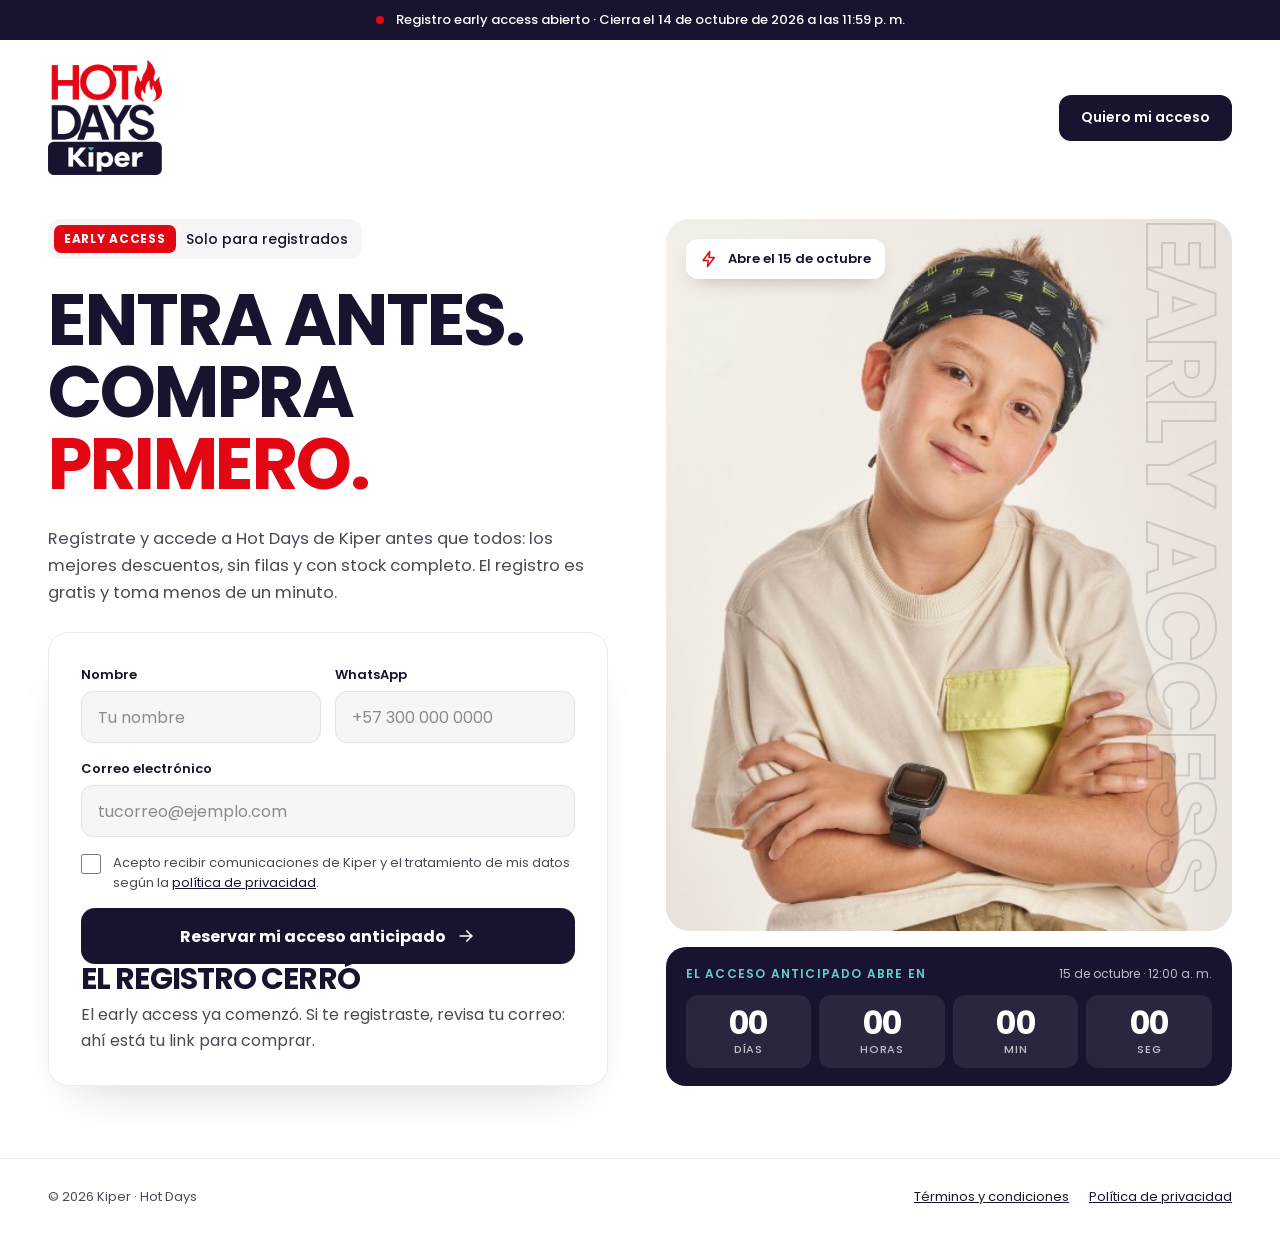
<file: index.html>
<!doctype html>
<html lang="es">
<head>
  <meta charset="utf-8">
  <meta name="viewport" content="width=device-width, initial-scale=1">
  <title>Hot Days Kiper · Registro Early Access</title>
  <meta name="description" content="Regístrate al early access de Hot Days Kiper y compra antes que todos el 15 de octubre.">
  <meta property="og:title" content="Hot Days Kiper · Early Access">
  <meta property="og:description" content="Entra antes. Compra primero. Regístrate gratis.">
  <meta property="og:image" content="assets/nino-kiper.jpg">
  <link rel="icon" type="image/png" href="assets/favicon.png">
  <link rel="preconnect" href="https://fonts.googleapis.com">
  <link rel="preconnect" href="https://fonts.gstatic.com" crossorigin>
  <link href="https://fonts.googleapis.com/css2?family=Poppins:wght@400;500;600;700;800&display=swap" rel="stylesheet">
  <link rel="stylesheet" href="styles.css">
</head>
<body>

  <div class="topbar">
    <span class="dot" aria-hidden="true"></span>
    <span>Registro early access abierto · Cierra el 14 de octubre de 2026 a las 11:59 p. m.</span>
  </div>

  <header class="wrap site-header">
    <a href="./" aria-label="Hot Days Kiper, inicio">
      <img class="logo" src="assets/hotdays-kiper.png" alt="Hot Days Kiper" width="316" height="320">
    </a>
    <a class="btn-pill" href="#registro">Quiero mi acceso</a>
  </header>

  <main class="wrap hero">
    <div class="hero-copy">
      <div class="badge"><span class="tag">EARLY ACCESS</span>Solo para registrados</div>

      <h1 class="display">Entra antes.<br>Compra <span class="hot">primero.</span></h1>

      <p class="lead">Regístrate y accede a Hot Days de Kiper antes que todos: los mejores descuentos, sin filas y con stock completo. El registro es gratis y toma menos de un minuto.</p>

      <div class="card" id="registro">
        <form class="form" id="form" novalidate>
          <div class="row">
            <div class="field">
              <label for="nombre">Nombre</label>
              <input id="nombre" name="nombre" type="text" autocomplete="name" placeholder="Tu nombre" required>
            </div>
            <div class="field">
              <label for="whatsapp">WhatsApp</label>
              <input id="whatsapp" name="whatsapp" type="tel" autocomplete="tel" inputmode="tel" placeholder="+57 300 000 0000" required>
            </div>
          </div>
          <div class="field">
            <label for="correo">Correo electrónico</label>
            <input id="correo" name="correo" type="email" autocomplete="email" placeholder="tucorreo@ejemplo.com" required>
          </div>
          <label class="consent" for="consent">
            <input id="consent" name="consent" type="checkbox" required>
            <span>Acepto recibir comunicaciones de Kiper y el tratamiento de mis datos según la <a href="#" target="_blank" rel="noopener">política de privacidad</a>.</span>
          </label>
          <!-- Trampa anti-spam: los humanos no ven este campo -->
          <input type="text" name="empresa" id="empresa" tabindex="-1" autocomplete="off" aria-hidden="true" style="position:absolute;left:-9999px;width:1px;height:1px;opacity:0">
          <p class="error" id="error" role="alert" hidden></p>
          <button class="btn-primary" type="submit" id="submit">
            <span id="submit-label">Reservar mi acceso anticipado</span>
            <svg width="20" height="20" viewBox="0 0 24 24" fill="none" stroke="currentColor" stroke-width="2" stroke-linecap="round" stroke-linejoin="round" aria-hidden="true"><path d="M5 12h14"/><path d="M13 6l6 6-6 6"/></svg>
          </button>
        </form>

        <div class="closed" id="closed" hidden>
          <h2 class="display">El registro cerró</h2>
          <p>El early access ya comenzó. Si te registraste, revisa tu correo: ahí está tu link para comprar.</p>
        </div>
      </div>
    </div>

    <div class="visual">
      <div class="photo">
        <img src="assets/nino-kiper.jpg" alt="Niño con los brazos cruzados usando un reloj inteligente Kiper" width="540" height="608">
        <div class="vtext" aria-hidden="true">Early access</div>
        <div class="chip">
          <svg width="18" height="18" viewBox="0 0 24 24" fill="none" stroke="currentColor" stroke-width="2" stroke-linecap="round" stroke-linejoin="round" aria-hidden="true"><path d="M13 2L4 14h7l-1 8 9-12h-7l1-8z"/></svg>
          Abre el 15 de octubre
        </div>
      </div>

      <div class="countdown" aria-live="off">
        <div class="head">
          <span class="kicker">El acceso anticipado abre en</span>
          <span class="when">15 de octubre · 12:00 a. m.</span>
        </div>
        <div class="units">
          <div class="unit"><div class="num" id="cd-d">00</div><div class="lbl">Días</div></div>
          <div class="unit"><div class="num" id="cd-h">00</div><div class="lbl">Horas</div></div>
          <div class="unit"><div class="num" id="cd-m">00</div><div class="lbl">Min</div></div>
          <div class="unit"><div class="num" id="cd-s">00</div><div class="lbl">Seg</div></div>
        </div>
      </div>
    </div>
  </main>

  <footer class="site-footer">
    <div class="wrap">
      <span>© 2026 Kiper · Hot Days</span>
      <nav>
        <a href="#">Términos y condiciones</a>
        <a href="#">Política de privacidad</a>
      </nav>
    </div>
  </footer>

  <script>
    // ============ CONFIGURACIÓN ============
    // Pega aquí la URL de tu Apps Script (termina en /exec)
    const SCRIPT_URL = 'https://script.google.com/macros/s/AKfycbyQdz_8Fp8XNiMP4_TQYPRHf_dF5wfUiKmoygmEVU_3FolZzSPda0OCmbYuVMtyKosjEQ/exec';
    // Apertura del early access = cierre del registro (hora Colombia)
    const LAUNCH = new Date('2026-10-15T00:00:00-05:00').getTime();
    // =======================================

    // Cuenta regresiva
    const pad = (n) => String(n).padStart(2, '0');
    const els = ['d', 'h', 'm', 's'].map((k) => document.getElementById('cd-' + k));
    function tick() {
      const diff = Math.max(0, LAUNCH - Date.now());
      const v = [
        Math.floor(diff / 86400000),
        Math.floor((diff % 86400000) / 3600000),
        Math.floor((diff % 3600000) / 60000),
        Math.floor((diff % 60000) / 1000)
      ];
      els.forEach((el, i) => { el.textContent = pad(v[i]); });
      if (diff === 0) closeRegistration();
    }

    // Formulario
    const form = document.getElementById('form');
    const errorBox = document.getElementById('error');
    const submitBtn = document.getElementById('submit');
    const submitLabel = document.getElementById('submit-label');

    function closeRegistration() {
      form.hidden = true;
      document.getElementById('closed').hidden = false;
    }

    function showError(msg, field) {
      errorBox.textContent = msg;
      errorBox.hidden = false;
      form.querySelectorAll('[aria-invalid]').forEach((el) => el.removeAttribute('aria-invalid'));
      if (field) { field.setAttribute('aria-invalid', 'true'); field.focus(); }
    }

    form.addEventListener('input', () => { errorBox.hidden = true; });

    form.addEventListener('submit', async (e) => {
      e.preventDefault();
      const nombre = form.nombre.value.trim();
      const whatsapp = form.whatsapp.value.trim();
      const correo = form.correo.value.trim().toLowerCase();

      if (!nombre) return showError('Escribe tu nombre.', form.nombre);
      if (whatsapp.replace(/\D/g, '').length < 10) return showError('Revisa tu número de WhatsApp: debe tener al menos 10 dígitos.', form.whatsapp);
      if (!/^[^\s@]+@[^\s@]+\.[^\s@]+$/.test(correo)) return showError('Revisa tu correo electrónico.', form.correo);
      if (!form.consent.checked) return showError('Necesitamos tu autorización para enviarte el link.', form.consent);
      if (Date.now() >= LAUNCH) return closeRegistration();

      // Bots que llenan el campo oculto: los mandamos a gracias sin guardar
      if (form.empresa.value) return goToThanks(nombre, correo);

      submitBtn.disabled = true;
      submitLabel.textContent = 'Enviando…';

      try {
        if (SCRIPT_URL.startsWith('https://')) {
          // Si Google tarda más de 4 s, seguimos a gracias (el registro igual llega)
          const timeout = new Promise((resolve) => setTimeout(resolve, 4000));
          await Promise.race([timeout, fetch(SCRIPT_URL, {
            method: 'POST',
            mode: 'no-cors',
            body: new URLSearchParams({
              nombre,
              whatsapp,
              correo,
              consent: 'true',
              origen: 'landing-hotdays-early-access'
            }),
            keepalive: true
          })]);
        } else {
          console.warn('SCRIPT_URL no está configurada: el registro no se guardó.');
        }
        goToThanks(nombre, correo);
      } catch (err) {
        submitBtn.disabled = false;
        submitLabel.textContent = 'Reservar mi acceso anticipado';
        showError('No pudimos enviar tu registro. Revisa tu conexión e inténtalo de nuevo.');
      }
    });

    function goToThanks(nombre, correo) {
      try {
        sessionStorage.setItem('hd_nombre', nombre.split(' ')[0]);
        sessionStorage.setItem('hd_correo', correo);
      } catch (e) {}
      window.location.href = 'gracias.html';
    }

    tick();
    setInterval(tick, 1000);
  </script>
</body>
</html>
</file>
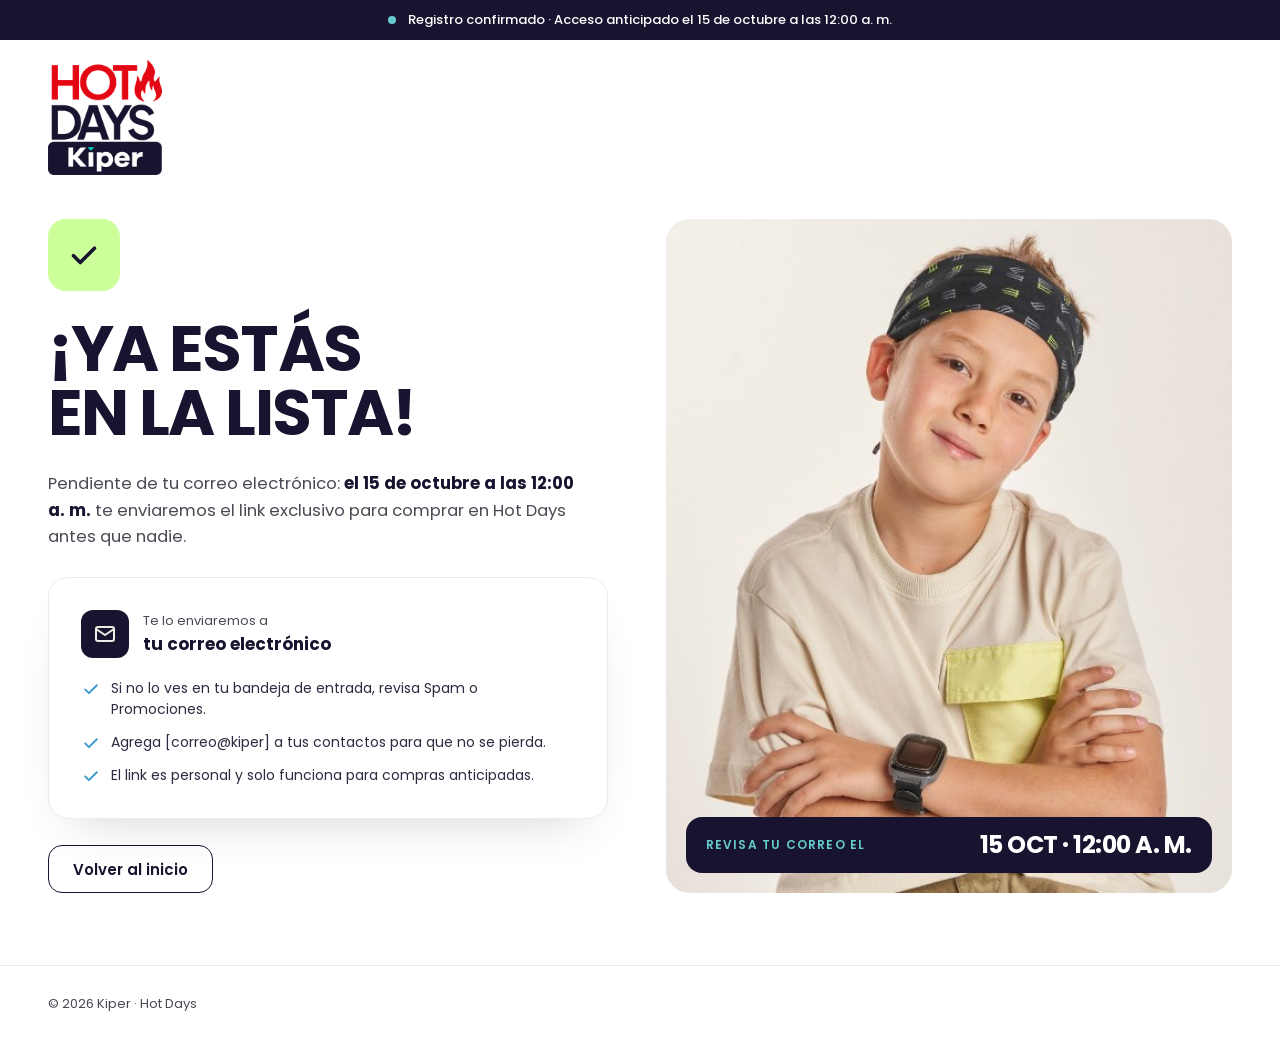
<file: gracias.html>
<!doctype html>
<html lang="es">
<head>
  <meta charset="utf-8">
  <meta name="viewport" content="width=device-width, initial-scale=1">
  <meta name="robots" content="noindex">
  <title>¡Ya estás en la lista! · Hot Days Kiper</title>
  <link rel="icon" type="image/png" href="assets/favicon.png">
  <link rel="preconnect" href="https://fonts.googleapis.com">
  <link rel="preconnect" href="https://fonts.gstatic.com" crossorigin>
  <link href="https://fonts.googleapis.com/css2?family=Poppins:wght@400;500;600;700;800&display=swap" rel="stylesheet">
  <link rel="stylesheet" href="styles.css">
</head>
<body>

  <div class="topbar">
    <span class="dot teal" aria-hidden="true"></span>
    <span>Registro confirmado · Acceso anticipado el 15 de octubre a las 12:00 a. m.</span>
  </div>

  <header class="wrap site-header">
    <a href="./" aria-label="Hot Days Kiper, inicio">
      <img class="logo" src="assets/hotdays-kiper.png" alt="Hot Days Kiper" width="316" height="320">
    </a>
  </header>

  <main class="wrap hero thanks">
    <div class="hero-copy">
      <div class="check" aria-hidden="true">
        <svg width="36" height="36" viewBox="0 0 24 24" fill="none" stroke="#18132E" stroke-width="2.4" stroke-linecap="round" stroke-linejoin="round"><path d="M5 12.5l4.5 4.5L19 7.5"/></svg>
      </div>

      <h1 class="display">¡Ya estás<br>en la lista<span id="nombre"></span>!</h1>

      <p class="lead">Pendiente de tu correo electrónico: <strong style="color:#18132E">el 15 de octubre a las 12:00 a. m.</strong> te enviaremos el link exclusivo para comprar en Hot Days antes que nadie.</p>

      <div class="card">
        <div class="mail-row">
          <div class="mail-icon" aria-hidden="true">
            <svg width="24" height="24" viewBox="0 0 24 24" fill="none" stroke="#F0EDE6" stroke-width="2" stroke-linecap="round" stroke-linejoin="round"><rect x="3" y="5" width="18" height="14" rx="2"/><path d="M3 7l9 6 9-6"/></svg>
          </div>
          <div>
            <small>Te lo enviaremos a</small>
            <strong id="correo">tu correo electrónico</strong>
          </div>
        </div>
        <ul class="tips">
          <li>
            <svg width="20" height="20" viewBox="0 0 24 24" fill="none" stroke="#3399CC" stroke-width="2.2" stroke-linecap="round" stroke-linejoin="round" aria-hidden="true"><path d="M5 12.5l4.5 4.5L19 7.5"/></svg>
            <span>Si no lo ves en tu bandeja de entrada, revisa Spam o Promociones.</span>
          </li>
          <li>
            <svg width="20" height="20" viewBox="0 0 24 24" fill="none" stroke="#3399CC" stroke-width="2.2" stroke-linecap="round" stroke-linejoin="round" aria-hidden="true"><path d="M5 12.5l4.5 4.5L19 7.5"/></svg>
            <span>Agrega [correo@kiper] a tus contactos para que no se pierda.</span>
          </li>
          <li>
            <svg width="20" height="20" viewBox="0 0 24 24" fill="none" stroke="#3399CC" stroke-width="2.2" stroke-linecap="round" stroke-linejoin="round" aria-hidden="true"><path d="M5 12.5l4.5 4.5L19 7.5"/></svg>
            <span>El link es personal y solo funciona para compras anticipadas.</span>
          </li>
        </ul>
      </div>

      <a class="btn-outline" href="./">Volver al inicio</a>
    </div>

    <div class="visual">
      <div class="photo">
        <img src="assets/nino-kiper.jpg" alt="Niño con los brazos cruzados usando un reloj inteligente Kiper" width="540" height="608">
        <div class="photo-banner">
          <span class="kicker">Revisa tu correo el</span>
          <span class="date">15 oct · 12:00 a. m.</span>
        </div>
      </div>
    </div>
  </main>

  <footer class="site-footer">
    <div class="wrap">
      <span>© 2026 Kiper · Hot Days</span>
    </div>
  </footer>

  <script>
    try {
      const n = sessionStorage.getItem('hd_nombre');
      const c = sessionStorage.getItem('hd_correo');
      if (n) document.getElementById('nombre').textContent = ', ' + n;
      if (c) document.getElementById('correo').textContent = c;
    } catch (e) {}
  </script>
</body>
</html>
</file>
<file: styles.css>
:root {
  --bg: #FFFFFF;
  --surface: #F6F6F8;
  --navy: #18132E;
  --navy-hover: #2A2350;
  --ink-soft: #4A4A55;
  --red: #E30613;
  --teal: #66CCCC;
  --blue: #3399CC;
  --lime: #CCFF99;
  --line: #E2E2E8;
  --font: 'Poppins', 'Helvetica Neue', Arial, sans-serif;
}

* { box-sizing: border-box; }
html { -webkit-text-size-adjust: 100%; }
body {
  margin: 0;
  font-family: var(--font);
  color: var(--navy);
  background: var(--bg);
  overflow-x: hidden;
}
img { max-width: 100%; display: block; }
a { color: var(--navy); }
a:hover { color: var(--red); }
:focus-visible { outline: 3px solid var(--blue); outline-offset: 2px; }

/* Barra de anuncio */
.topbar {
  background: var(--navy);
  color: #fff;
  padding: 10px 20px;
  display: flex;
  justify-content: center;
  align-items: center;
  gap: 12px;
  font-size: 13px;
  font-weight: 500;
  text-align: center;
  flex-wrap: wrap;
}
.topbar .dot { width: 8px; height: 8px; border-radius: 50%; background: var(--red); flex-shrink: 0; }
.topbar .dot.teal { background: var(--teal); }

/* Encabezado */
.wrap { max-width: 1320px; margin: 0 auto; padding-inline: clamp(20px, 4vw, 48px); }
.site-header {
  padding-block: 20px;
  display: flex;
  align-items: center;
  justify-content: space-between;
  gap: 16px;
}
.site-header .logo { height: clamp(88px, 9vw, 128px); width: auto; }
.btn-pill {
  text-decoration: none;
  background: var(--navy);
  color: #fff;
  font-weight: 600;
  font-size: 14px;
  padding: 0 22px;
  min-height: 46px;
  border-radius: 12px;
  display: inline-flex;
  align-items: center;
}
.btn-pill:hover { color: #fff; background: var(--navy-hover); }

/* Hero */
.hero {
  padding-top: clamp(8px, 2vw, 24px);
  padding-bottom: 72px;
  display: grid;
  grid-template-columns: repeat(auto-fit, minmax(min(100%, 480px), 1fr));
  gap: clamp(32px, 4vw, 56px);
  align-items: stretch;
}
.hero-copy { display: flex; flex-direction: column; gap: 26px; justify-content: center; }

.badge {
  display: inline-flex;
  align-self: flex-start;
  align-items: center;
  gap: 10px;
  background: var(--surface);
  border-radius: 12px;
  padding: 6px 14px 6px 6px;
  font-size: 14px;
  font-weight: 500;
}
.badge .tag {
  background: var(--red);
  color: #fff;
  font-size: 12px;
  font-weight: 700;
  letter-spacing: 0.06em;
  padding: 5px 10px;
  border-radius: 7px;
}

.display {
  font-family: var(--font);
  font-weight: 700;
  line-height: 1;
  letter-spacing: -0.03em;
  margin: 0;
  text-transform: uppercase;
}
.hero h1 { font-size: clamp(44px, 5.6vw, 84px); }
.hero h1 .hot { color: var(--red); }
.lead {
  font-size: clamp(16px, 1.3vw, 18px);
  line-height: 1.6;
  color: var(--ink-soft);
  margin: 0;
  max-width: 540px;
}

/* Tarjeta / formulario */
.card {
  background: #fff;
  border: 1px solid #EAEAF0;
  border-radius: 20px;
  padding: clamp(22px, 3vw, 32px);
  box-shadow: 0 24px 48px -28px rgba(24, 19, 46, 0.22);
  max-width: 560px;
}
.form { display: flex; flex-direction: column; gap: 16px; }
.row { display: grid; grid-template-columns: repeat(auto-fit, minmax(min(100%, 200px), 1fr)); gap: 14px; }
.field { display: flex; flex-direction: column; gap: 6px; }
.field label { font-size: 13px; font-weight: 600; }
.field input {
  font-family: inherit;
  font-size: 16px;
  height: 52px;
  padding: 0 16px;
  border-radius: 12px;
  border: 1.5px solid var(--line);
  background: var(--surface);
  color: var(--navy);
  width: 100%;
}
.field input::placeholder { color: #8A8A94; }
.field input:focus { outline: 3px solid rgba(51, 153, 204, 0.35); outline-offset: 0; border-color: var(--blue); background: #fff; }
.field input[aria-invalid="true"] { border-color: #B00020; }
.consent {
  display: flex;
  gap: 12px;
  align-items: flex-start;
  font-size: 13px;
  line-height: 1.5;
  color: var(--ink-soft);
  cursor: pointer;
}
.consent input { width: 20px; height: 20px; margin: 1px 0 0; accent-color: var(--navy); flex-shrink: 0; }
.error {
  margin: 0;
  font-size: 13px;
  font-weight: 600;
  color: #B00020;
  background: #FFECEC;
  padding: 10px 14px;
  border-radius: 10px;
}
.error[hidden] { display: none; }
.btn-primary {
  font-family: inherit;
  font-size: 16px;
  font-weight: 700;
  background: var(--navy);
  color: #fff;
  border: 0;
  border-radius: 14px;
  height: 56px;
  cursor: pointer;
  display: flex;
  align-items: center;
  justify-content: center;
  gap: 10px;
  width: 100%;
}
.btn-primary:hover { background: var(--navy-hover); }
.btn-primary[disabled] { opacity: 0.7; cursor: progress; }
.btn-outline {
  font-family: inherit;
  font-size: 15px;
  font-weight: 600;
  background: transparent;
  color: var(--navy);
  border: 1.5px solid var(--navy);
  border-radius: 14px;
  min-height: 48px;
  padding: 0 24px;
  cursor: pointer;
  text-decoration: none;
  display: inline-flex;
  align-items: center;
  align-self: flex-start;
}
.btn-outline:hover { background: var(--navy); color: #fff; }
.closed h2 { font-size: 30px; margin-bottom: 8px; }
.closed p { margin: 0; line-height: 1.6; color: var(--ink-soft); }

/* Columna visual */
.visual { display: flex; flex-direction: column; gap: 16px; }
.photo {
  position: relative;
  flex-grow: 1;
  min-height: 560px;
  border-radius: 24px;
  overflow: hidden;
  background: #F3F0E9;
}
.photo img {
  position: absolute;
  inset: 0;
  width: 100%;
  height: 100%;
  object-fit: cover;
  object-position: center 20%;
}
.vtext {
  position: absolute;
  right: 4px;
  top: 0;
  bottom: 0;
  writing-mode: vertical-rl;
  font-family: var(--font);
  font-weight: 800;
  font-size: 96px;
  letter-spacing: -0.03em;
  line-height: 1;
  color: transparent;
  -webkit-text-stroke: 2px rgba(24, 19, 46, 0.14);
  text-transform: uppercase;
  white-space: nowrap;
  user-select: none;
  pointer-events: none;
}
.chip {
  position: absolute;
  left: 20px;
  top: 20px;
  background: #fff;
  border-radius: 12px;
  padding: 10px 14px;
  display: flex;
  align-items: center;
  gap: 10px;
  font-size: 13px;
  font-weight: 600;
  box-shadow: 0 8px 20px -10px rgba(24, 19, 46, 0.35);
}
.chip svg { color: var(--red); }

/* Cuenta regresiva */
.countdown {
  background: var(--navy);
  color: #fff;
  border-radius: 20px;
  padding: 18px 20px;
  display: flex;
  flex-direction: column;
  gap: 12px;
}
.countdown .head { display: flex; justify-content: space-between; align-items: center; gap: 8px; flex-wrap: wrap; }
.countdown .kicker { font-size: 12px; font-weight: 600; letter-spacing: 0.1em; text-transform: uppercase; color: var(--teal); }
.countdown .when { font-size: 12px; color: rgba(255, 255, 255, 0.72); }
.countdown .units { display: grid; grid-template-columns: repeat(4, minmax(0, 1fr)); gap: 8px; }
.countdown .unit { background: rgba(255, 255, 255, 0.08); border-radius: 12px; padding: 10px 6px; text-align: center; }
.countdown .num { font-weight: 700; font-size: 32px; line-height: 1.15; letter-spacing: -0.02em; font-variant-numeric: tabular-nums; }
.countdown .lbl { font-size: 11px; font-weight: 500; color: rgba(255, 255, 255, 0.72); text-transform: uppercase; letter-spacing: 0.08em; }

/* Gracias */
.check {
  width: 72px;
  height: 72px;
  border-radius: 18px;
  background: var(--lime);
  display: flex;
  align-items: center;
  justify-content: center;
}
.thanks h1 { font-size: clamp(42px, 5vw, 76px); }
.mail-row { display: flex; align-items: center; gap: 14px; }
.mail-icon {
  width: 48px;
  height: 48px;
  border-radius: 12px;
  background: var(--navy);
  display: flex;
  align-items: center;
  justify-content: center;
  flex-shrink: 0;
}
.mail-row small { display: block; font-size: 13px; color: var(--ink-soft); }
.mail-row strong { display: block; font-size: 17px; overflow-wrap: anywhere; }
.tips { list-style: none; margin: 20px 0 0; padding: 0; display: flex; flex-direction: column; gap: 12px; font-size: 14px; line-height: 1.5; color: #2E2A40; }
.tips li { display: flex; gap: 10px; align-items: flex-start; }
.tips svg { flex-shrink: 0; margin-top: 1px; }
.photo-banner {
  position: absolute;
  left: 20px;
  right: 20px;
  bottom: 20px;
  background: var(--navy);
  color: #fff;
  border-radius: 16px;
  padding: 16px 20px;
  display: flex;
  justify-content: space-between;
  align-items: center;
  gap: 12px;
  flex-wrap: wrap;
}
.photo-banner .kicker { font-size: 12px; font-weight: 600; letter-spacing: 0.1em; text-transform: uppercase; color: var(--teal); }
.photo-banner .date { font-weight: 700; font-size: 24px; line-height: 1; letter-spacing: -0.02em; text-transform: uppercase; }

/* Footer */
.site-footer { border-top: 1px solid #EAEAF0; }
.site-footer .wrap {
  padding-block: 28px;
  display: flex;
  justify-content: space-between;
  align-items: center;
  gap: 16px;
  flex-wrap: wrap;
  font-size: 13px;
  color: var(--ink-soft);
}
.site-footer nav { display: flex; gap: 20px; }

@media (max-width: 760px) {
  .topbar { font-size: 12px; padding: 8px 16px; gap: 8px; }
  .site-header { padding-block: 12px; }
  .site-header .logo { height: 72px; }
  .site-header .btn-pill { display: none; }

  /* En celular: sin foto; texto y formulario, contador al final */
  .hero { gap: 20px; padding-bottom: 32px; padding-top: 0; }
  .visual { display: contents; }
  .photo { display: none; }
  .hero-copy { order: 1; gap: 18px; }
  .countdown { order: 2; padding: 14px 16px; border-radius: 16px; gap: 8px; }
  .countdown .when { display: none; }
  .countdown .num { font-size: 24px; }
  .countdown .unit { padding: 8px 4px; border-radius: 10px; }

  .badge { font-size: 13px; }
  .hero h1 { font-size: 40px; }
  .lead { font-size: 15px; line-height: 1.55; }
  .card { padding: 20px; border-radius: 18px; }
  .form { gap: 12px; }
  .row { gap: 12px; }
  .field input { height: 48px; }
  .btn-primary { height: 52px; }

  .thanks .visual { display: none; }
  .thanks h1 { font-size: 38px; }
  .check { width: 56px; height: 56px; border-radius: 14px; }

  .site-footer .wrap { padding-block: 18px; }
}

@media (prefers-reduced-motion: reduce) {
  * { scroll-behavior: auto !important; transition: none !important; }
}
</file>
